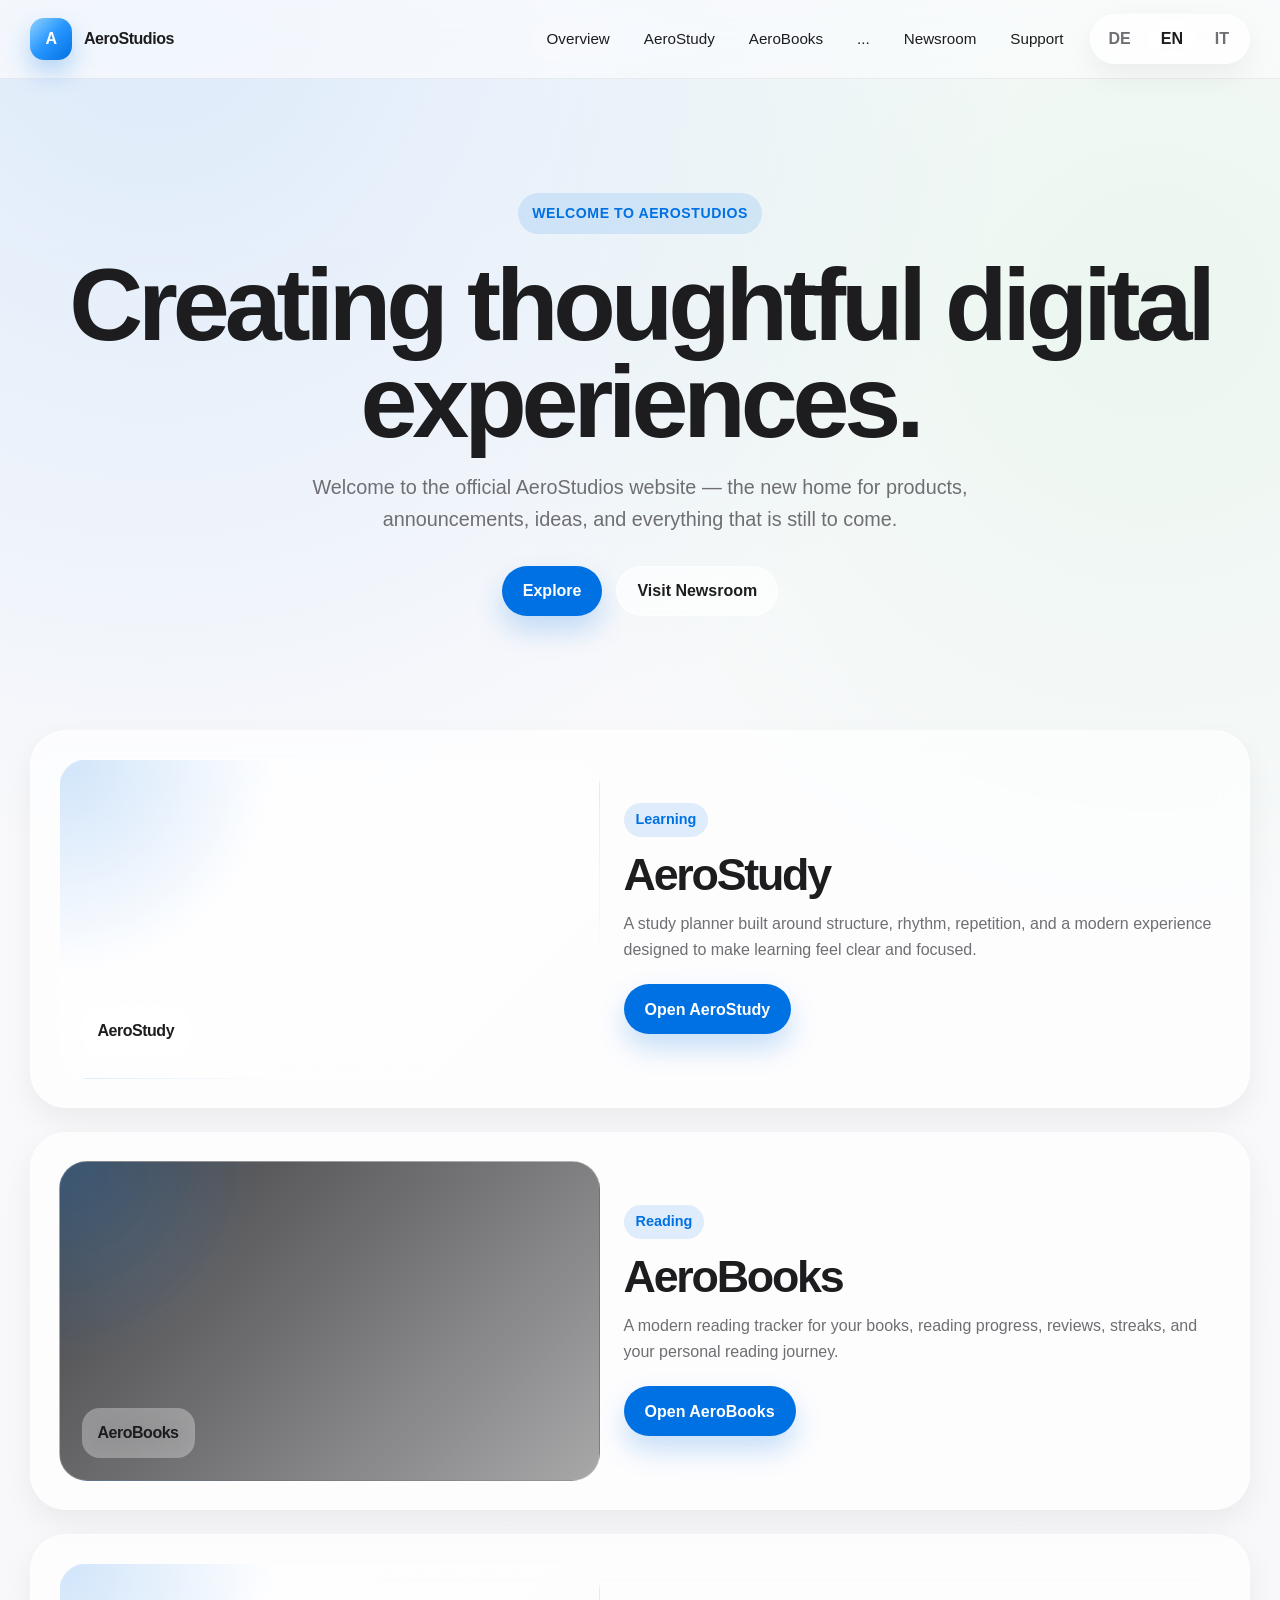
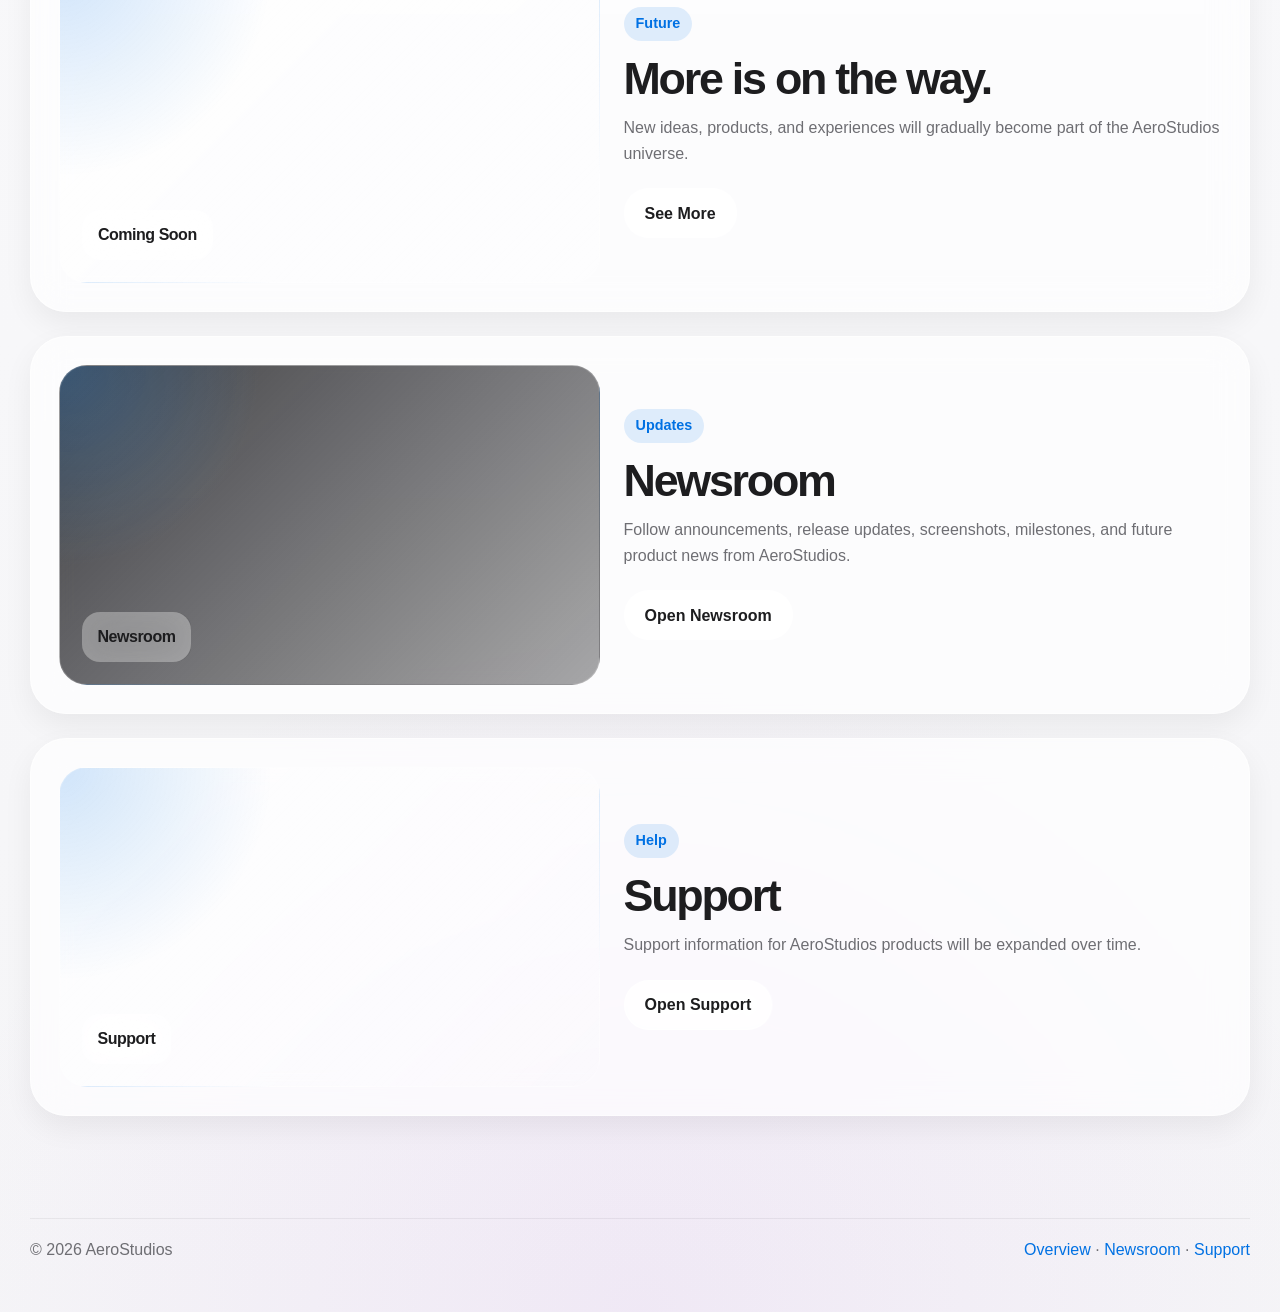
<file: index.html>
<!DOCTYPE html>
<html lang="en">
<head>
  <meta charset="UTF-8" />
  <meta name="viewport" content="width=device-width, initial-scale=1.0" />
  <title>AeroStudios — Overview</title>
  <meta name="description" content="Official AeroStudios website." />
  <link rel="stylesheet" href="style.css" />
</head>
<body>
  <header class="site-header">
    <div class="container nav">
      <a href="index.html" class="brand">
        <span class="brand-mark">A</span>
        <span>AeroStudios</span>
      </a>
      <div class="nav-right">
        <nav class="nav-links">
          <a href="index.html" class="active">Overview</a>
          <a href="aerostudy.html">AeroStudy</a>
          <a href="aerobooks.html">AeroBooks</a>
          <a href="coming-soon.html">...</a>
          <a href="newsroom.html">Newsroom</a>
          <a href="support.html">Support</a>
        </nav>
        <div class="language-switch">
          <a href="de/index.html">DE</a>
          <a href="index.html" class="active">EN</a>
          <a href="it/index.html">IT</a>
        </div>
      </div>
    </div>
  </header>

  <main>
    <section class="hero">
      <div class="container hero-center">
        <span class="kicker">Welcome to AeroStudios</span>
        <h1>Creating thoughtful digital experiences.</h1>
        <p>
          Welcome to the official AeroStudios website — the new home for products,
          announcements, ideas, and everything that is still to come.
        </p>
        <div class="hero-actions">
          <a class="button button-primary" href="#explore">Explore</a>
          <a class="button button-secondary" href="newsroom.html">Visit Newsroom</a>
        </div>
      </div>
    </section>

    <section class="section" id="explore">
      <div class="container">
        <div class="stack">
          <article class="product-row">
            <div class="product-grid">
              <div class="product-visual">
                <div class="visual-badge">AeroStudy</div>
              </div>
              <div class="product-copy">
                <span class="tag">Learning</span>
                <h2 class="product-title">AeroStudy</h2>
                <p>
                  A study planner built around structure, rhythm, repetition,
                  and a modern experience designed to make learning feel clear and focused.
                </p>
                <div class="product-actions">
                  <a class="button button-primary" href="aerostudy.html">Open AeroStudy</a>
                </div>
              </div>
            </div>
          </article>

          <article class="product-row">
            <div class="product-grid">
              <div class="product-visual dark">
                <div class="visual-badge">AeroBooks</div>
              </div>
              <div class="product-copy">
                <span class="tag">Reading</span>
                <h2 class="product-title">AeroBooks</h2>
                <p>
                  A modern reading tracker for your books, reading progress,
                  reviews, streaks, and your personal reading journey.
                </p>
                <div class="product-actions">
                  <a class="button button-primary" href="aerobooks.html">Open AeroBooks</a>
                </div>
              </div>
            </div>
          </article>

          <article class="product-row">
            <div class="product-grid">
              <div class="product-visual">
                <div class="visual-badge">Coming Soon</div>
              </div>
              <div class="product-copy">
                <span class="tag">Future</span>
                <h2 class="product-title">More is on the way.</h2>
                <p>
                  New ideas, products, and experiences will gradually become part
                  of the AeroStudios universe.
                </p>
                <div class="product-actions">
                  <a class="button button-secondary" href="coming-soon.html">See More</a>
                </div>
              </div>
            </div>
          </article>

          <article class="product-row">
            <div class="product-grid">
              <div class="product-visual dark">
                <div class="visual-badge">Newsroom</div>
              </div>
              <div class="product-copy">
                <span class="tag">Updates</span>
                <h2 class="product-title">Newsroom</h2>
                <p>
                  Follow announcements, release updates, screenshots,
                  milestones, and future product news from AeroStudios.
                </p>
                <div class="product-actions">
                  <a class="button button-secondary" href="newsroom.html">Open Newsroom</a>
                </div>
              </div>
            </div>
          </article>

          <article class="product-row">
            <div class="product-grid">
              <div class="product-visual">
                <div class="visual-badge">Support</div>
              </div>
              <div class="product-copy">
                <span class="tag">Help</span>
                <h2 class="product-title">Support</h2>
                <p>
                  Support information for AeroStudios products will be expanded over time.
                </p>
                <div class="product-actions">
                  <a class="button button-secondary" href="support.html">Open Support</a>
                </div>
              </div>
            </div>
          </article>
        </div>
      </div>
    </section>
  </main>

  <footer class="footer">
    <div class="container footer-inner">
      <div>© 2026 AeroStudios</div>
      <div>
        <a href="index.html">Overview</a> ·
        <a href="newsroom.html">Newsroom</a> ·
        <a href="support.html">Support</a>
      </div>
    </div>
  </footer>
</body>
</html>
</file>
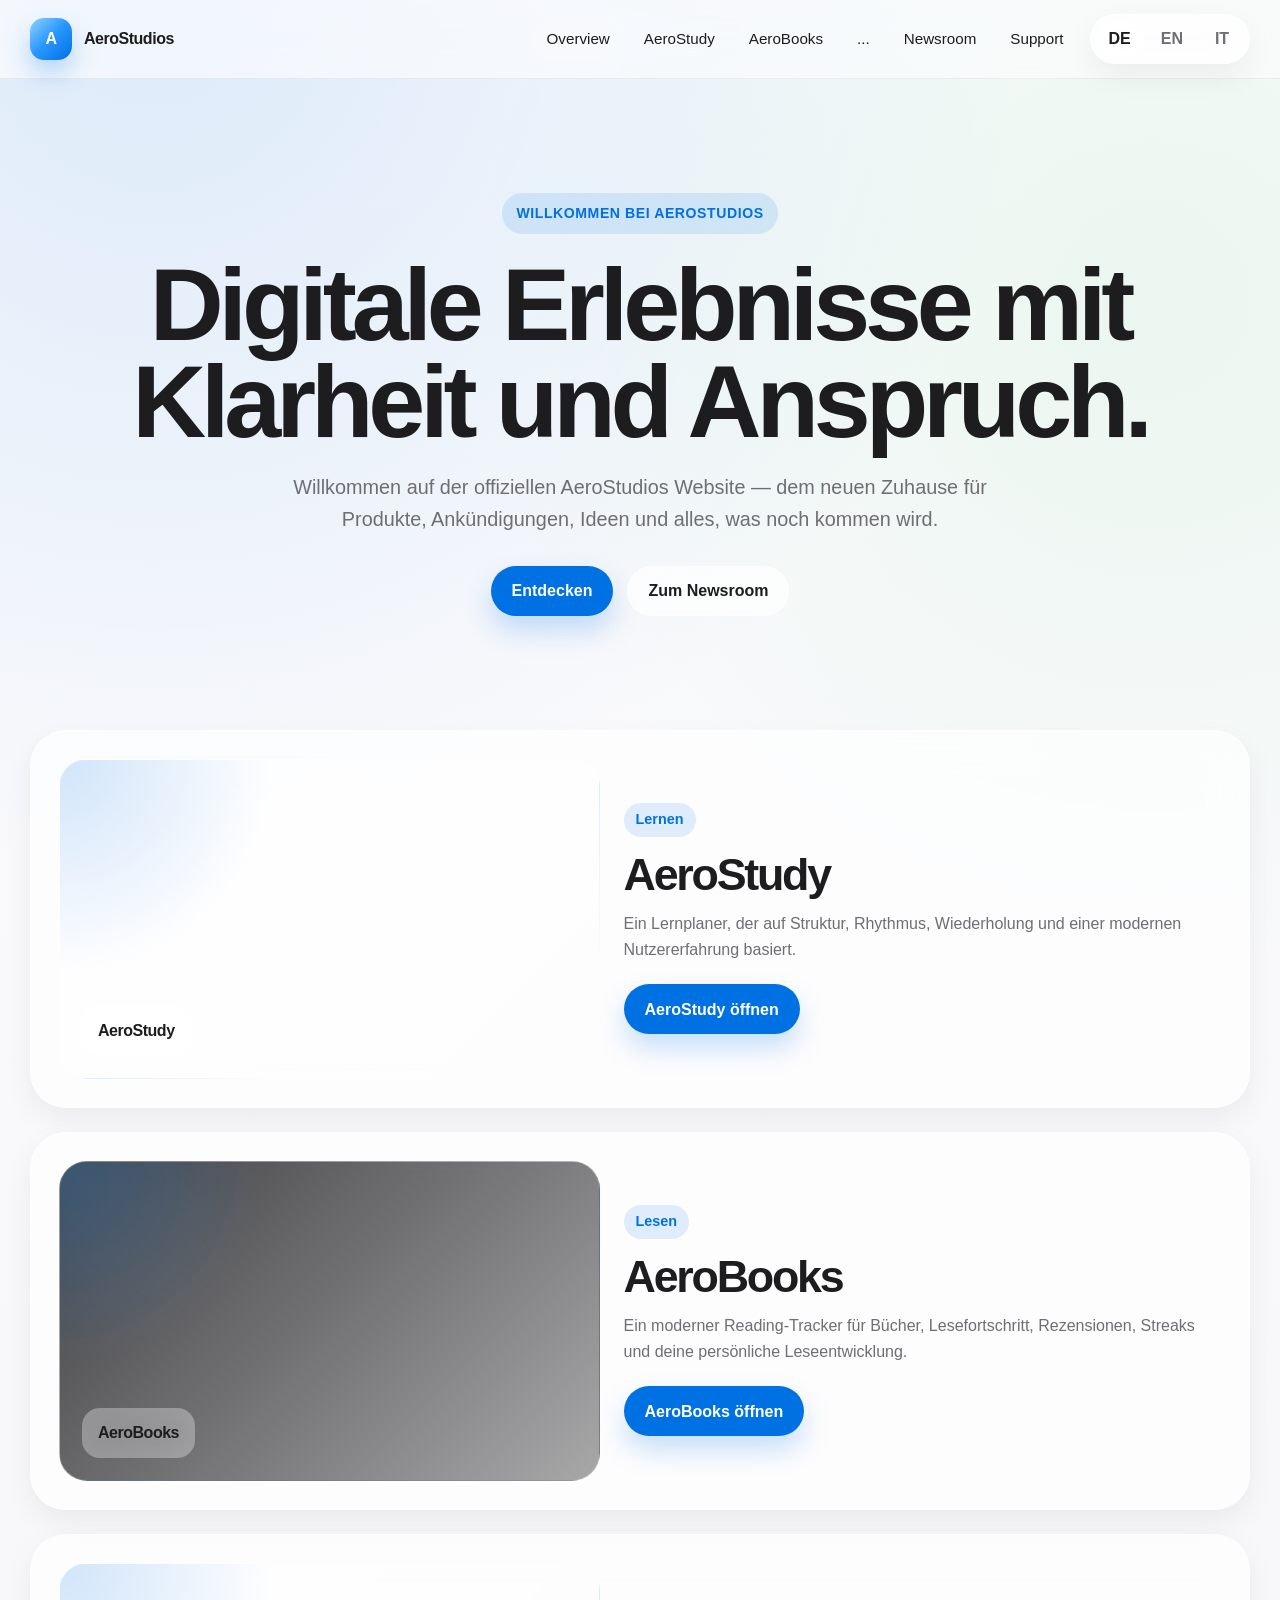
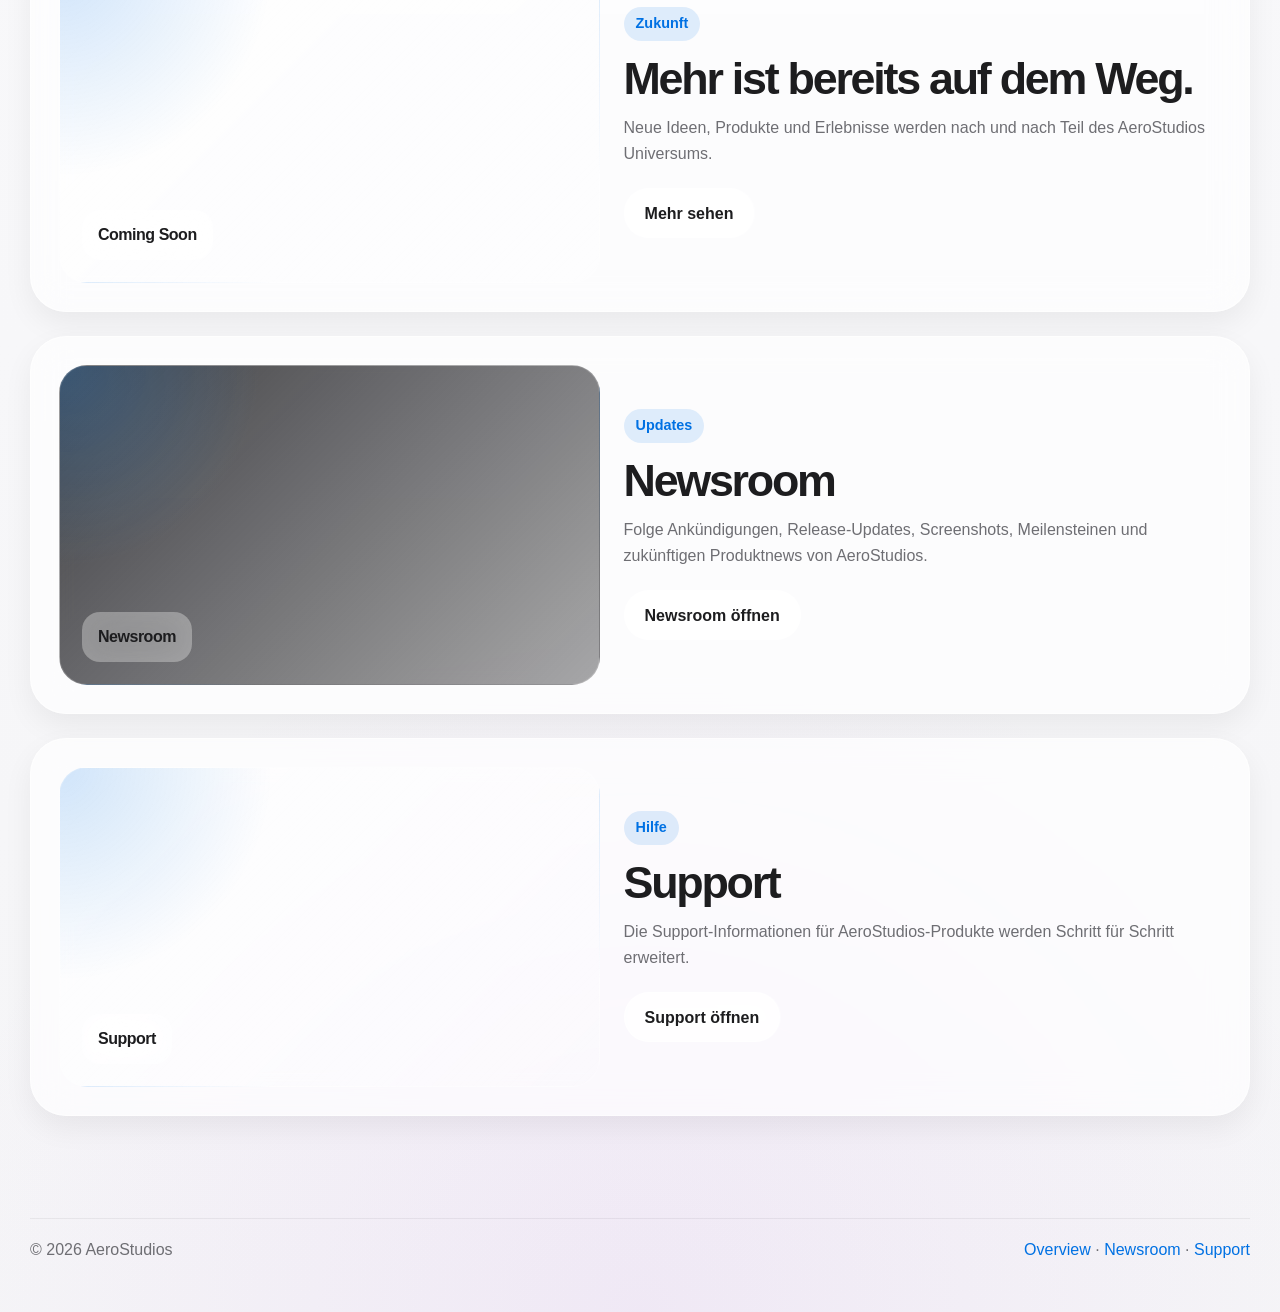
<file: de/index.html>
<!DOCTYPE html>
<html lang="de">
<head>
  <meta charset="UTF-8" />
  <meta name="viewport" content="width=device-width, initial-scale=1.0" />
  <title>AeroStudios — Übersicht</title>
  <meta name="description" content="Offizielle AeroStudios Website." />
  <link rel="stylesheet" href="../style.css" />
</head>
<body>
  <header class="site-header">
    <div class="container nav">
      <a href="index.html" class="brand">
        <span class="brand-mark">A</span>
        <span>AeroStudios</span>
      </a>
      <div class="nav-right">
        <nav class="nav-links">
          <a href="index.html" class="active">Overview</a>
          <a href="aerostudy.html">AeroStudy</a>
          <a href="aerobooks.html">AeroBooks</a>
          <a href="coming-soon.html">...</a>
          <a href="newsroom.html">Newsroom</a>
          <a href="support.html">Support</a>
        </nav>
        <div class="language-switch">
          <a href="index.html" class="active">DE</a>
          <a href="../index.html">EN</a>
          <a href="../it/index.html">IT</a>
        </div>
      </div>
    </div>
  </header>

  <main>
    <section class="hero">
      <div class="container hero-center">
        <span class="kicker">Willkommen bei AeroStudios</span>
        <h1>Digitale Erlebnisse mit Klarheit und Anspruch.</h1>
        <p>
          Willkommen auf der offiziellen AeroStudios Website — dem neuen Zuhause
          für Produkte, Ankündigungen, Ideen und alles, was noch kommen wird.
        </p>
        <div class="hero-actions">
          <a class="button button-primary" href="#explore">Entdecken</a>
          <a class="button button-secondary" href="newsroom.html">Zum Newsroom</a>
        </div>
      </div>
    </section>

    <section class="section" id="explore">
      <div class="container">
        <div class="stack">
          <article class="product-row">
            <div class="product-grid">
              <div class="product-visual">
                <div class="visual-badge">AeroStudy</div>
              </div>
              <div class="product-copy">
                <span class="tag">Lernen</span>
                <h2 class="product-title">AeroStudy</h2>
                <p>
                  Ein Lernplaner, der auf Struktur, Rhythmus, Wiederholung
                  und einer modernen Nutzererfahrung basiert.
                </p>
                <div class="product-actions">
                  <a class="button button-primary" href="aerostudy.html">AeroStudy öffnen</a>
                </div>
              </div>
            </div>
          </article>

          <article class="product-row">
            <div class="product-grid">
              <div class="product-visual dark">
                <div class="visual-badge">AeroBooks</div>
              </div>
              <div class="product-copy">
                <span class="tag">Lesen</span>
                <h2 class="product-title">AeroBooks</h2>
                <p>
                  Ein moderner Reading-Tracker für Bücher, Lesefortschritt,
                  Rezensionen, Streaks und deine persönliche Leseentwicklung.
                </p>
                <div class="product-actions">
                  <a class="button button-primary" href="aerobooks.html">AeroBooks öffnen</a>
                </div>
              </div>
            </div>
          </article>

          <article class="product-row">
            <div class="product-grid">
              <div class="product-visual">
                <div class="visual-badge">Coming Soon</div>
              </div>
              <div class="product-copy">
                <span class="tag">Zukunft</span>
                <h2 class="product-title">Mehr ist bereits auf dem Weg.</h2>
                <p>
                  Neue Ideen, Produkte und Erlebnisse werden nach und nach Teil
                  des AeroStudios Universums.
                </p>
                <div class="product-actions">
                  <a class="button button-secondary" href="coming-soon.html">Mehr sehen</a>
                </div>
              </div>
            </div>
          </article>

          <article class="product-row">
            <div class="product-grid">
              <div class="product-visual dark">
                <div class="visual-badge">Newsroom</div>
              </div>
              <div class="product-copy">
                <span class="tag">Updates</span>
                <h2 class="product-title">Newsroom</h2>
                <p>
                  Folge Ankündigungen, Release-Updates, Screenshots,
                  Meilensteinen und zukünftigen Produktnews von AeroStudios.
                </p>
                <div class="product-actions">
                  <a class="button button-secondary" href="newsroom.html">Newsroom öffnen</a>
                </div>
              </div>
            </div>
          </article>

          <article class="product-row">
            <div class="product-grid">
              <div class="product-visual">
                <div class="visual-badge">Support</div>
              </div>
              <div class="product-copy">
                <span class="tag">Hilfe</span>
                <h2 class="product-title">Support</h2>
                <p>
                  Die Support-Informationen für AeroStudios-Produkte werden Schritt für Schritt erweitert.
                </p>
                <div class="product-actions">
                  <a class="button button-secondary" href="support.html">Support öffnen</a>
                </div>
              </div>
            </div>
          </article>
        </div>
      </div>
    </section>
  </main>

  <footer class="footer">
    <div class="container footer-inner">
      <div>© 2026 AeroStudios</div>
      <div>
        <a href="index.html">Overview</a> ·
        <a href="newsroom.html">Newsroom</a> ·
        <a href="support.html">Support</a>
      </div>
    </div>
  </footer>
</body>
</html>
</file>
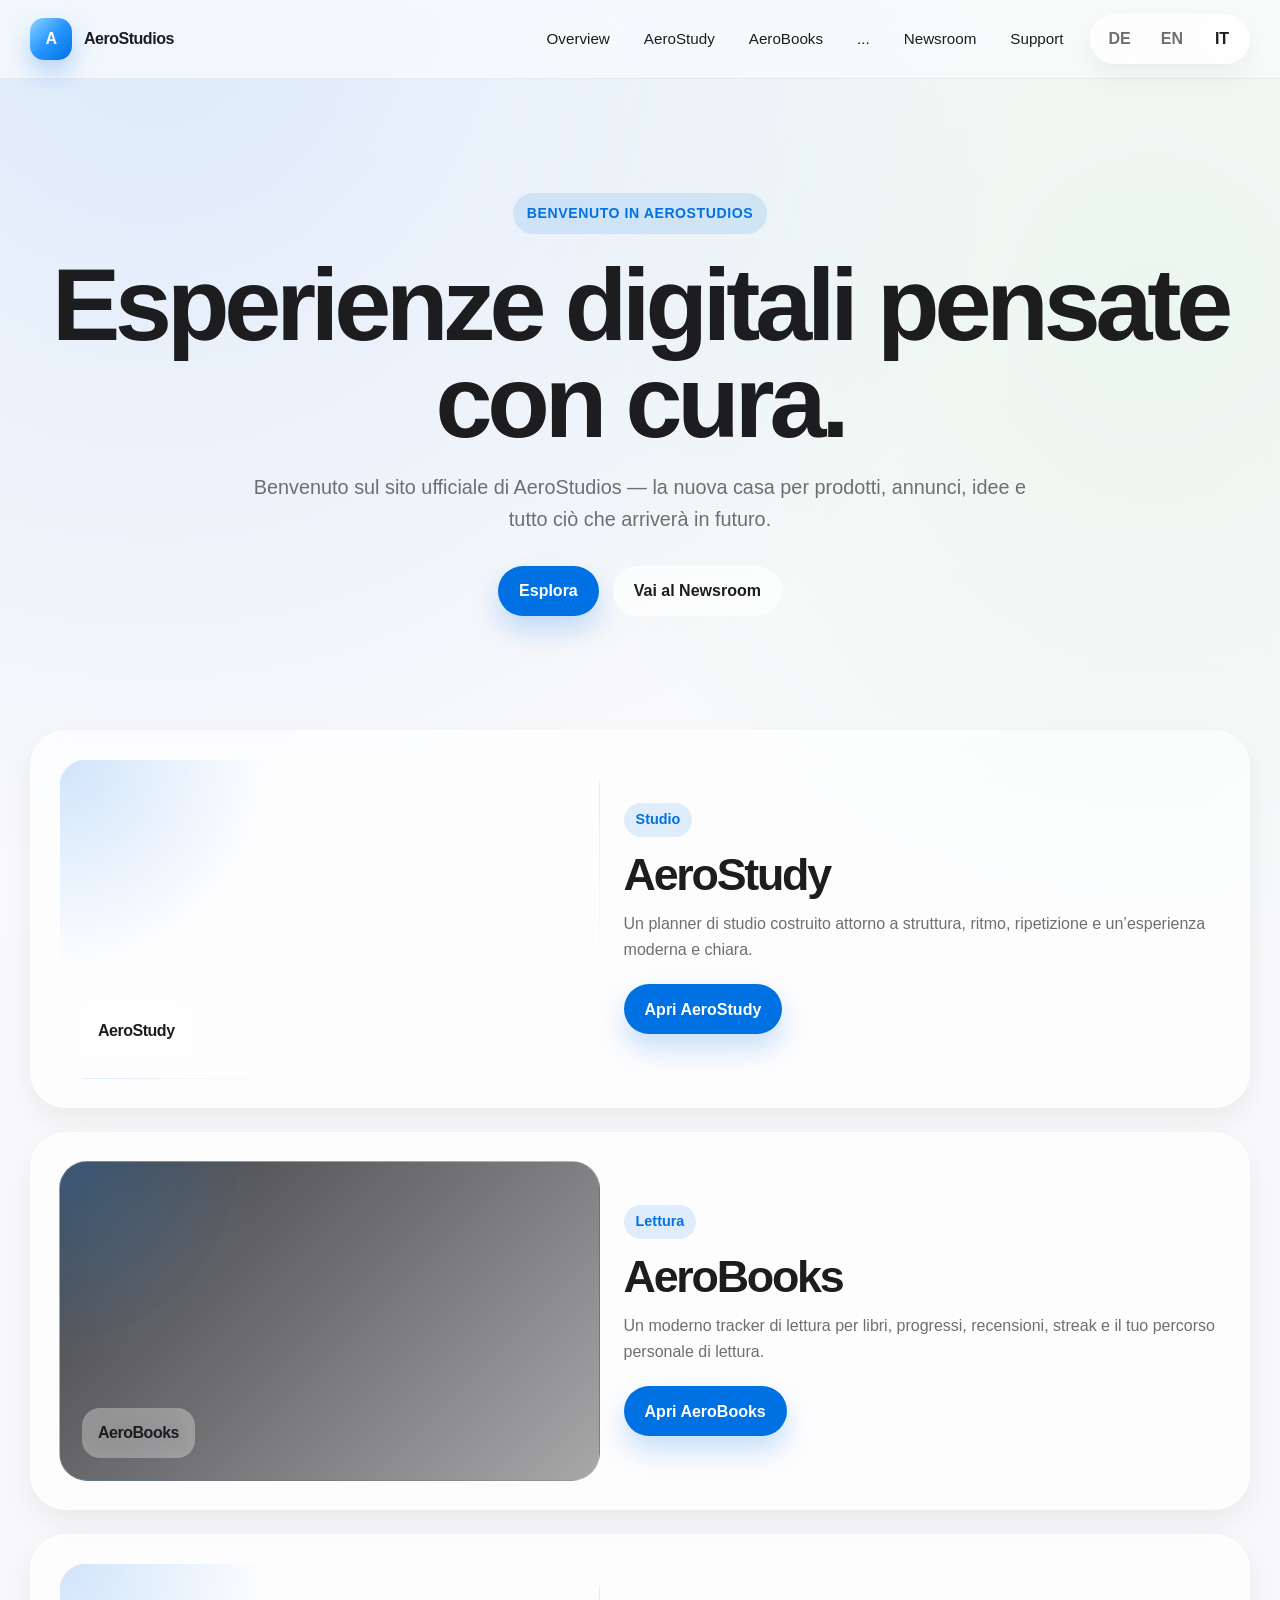
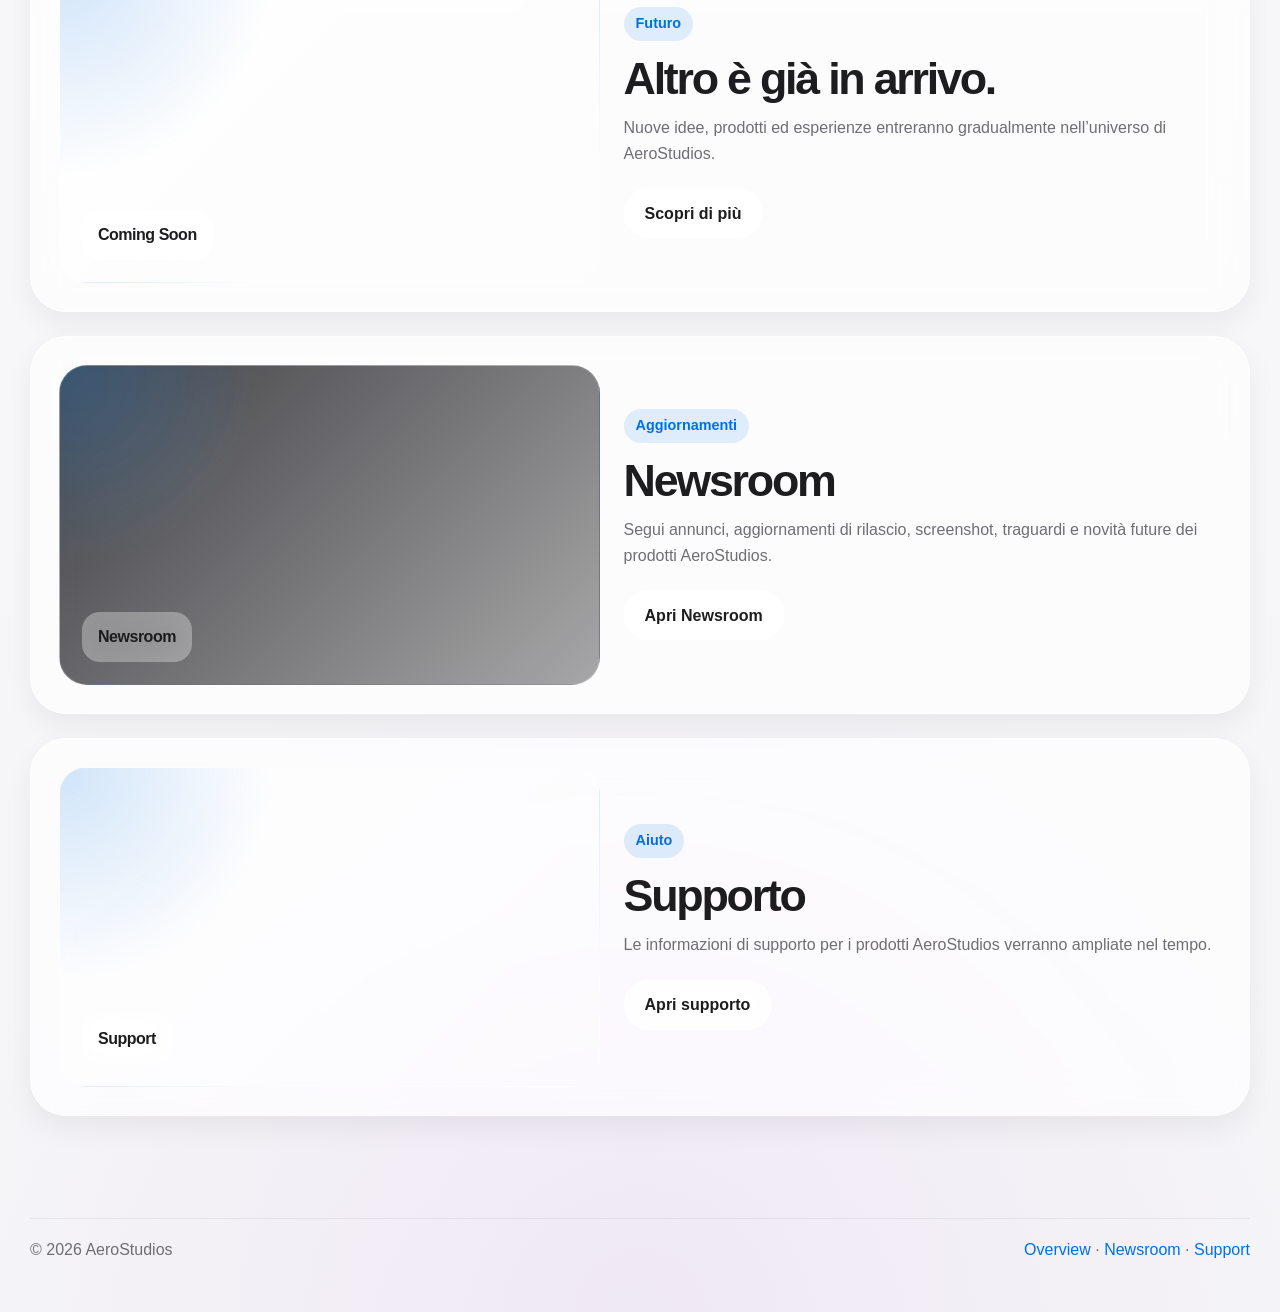
<file: it/index.html>
<!DOCTYPE html>
<html lang="it">
<head>
  <meta charset="UTF-8" />
  <meta name="viewport" content="width=device-width, initial-scale=1.0" />
  <title>AeroStudios — Panoramica</title>
  <meta name="description" content="Sito ufficiale di AeroStudios." />
  <link rel="stylesheet" href="../style.css" />
</head>
<body>
  <header class="site-header">
    <div class="container nav">
      <a href="index.html" class="brand">
        <span class="brand-mark">A</span>
        <span>AeroStudios</span>
      </a>
      <div class="nav-right">
        <nav class="nav-links">
          <a href="index.html" class="active">Overview</a>
          <a href="aerostudy.html">AeroStudy</a>
          <a href="aerobooks.html">AeroBooks</a>
          <a href="coming-soon.html">...</a>
          <a href="newsroom.html">Newsroom</a>
          <a href="support.html">Support</a>
        </nav>
        <div class="language-switch">
          <a href="../de/index.html">DE</a>
          <a href="../index.html">EN</a>
          <a href="index.html" class="active">IT</a>
        </div>
      </div>
    </div>
  </header>

  <main>
    <section class="hero">
      <div class="container hero-center">
        <span class="kicker">Benvenuto in AeroStudios</span>
        <h1>Esperienze digitali pensate con cura.</h1>
        <p>
          Benvenuto sul sito ufficiale di AeroStudios — la nuova casa per prodotti,
          annunci, idee e tutto ciò che arriverà in futuro.
        </p>
        <div class="hero-actions">
          <a class="button button-primary" href="#explore">Esplora</a>
          <a class="button button-secondary" href="newsroom.html">Vai al Newsroom</a>
        </div>
      </div>
    </section>

    <section class="section" id="explore">
      <div class="container">
        <div class="stack">
          <article class="product-row">
            <div class="product-grid">
              <div class="product-visual">
                <div class="visual-badge">AeroStudy</div>
              </div>
              <div class="product-copy">
                <span class="tag">Studio</span>
                <h2 class="product-title">AeroStudy</h2>
                <p>
                  Un planner di studio costruito attorno a struttura, ritmo, ripetizione
                  e un’esperienza moderna e chiara.
                </p>
                <div class="product-actions">
                  <a class="button button-primary" href="aerostudy.html">Apri AeroStudy</a>
                </div>
              </div>
            </div>
          </article>

          <article class="product-row">
            <div class="product-grid">
              <div class="product-visual dark">
                <div class="visual-badge">AeroBooks</div>
              </div>
              <div class="product-copy">
                <span class="tag">Lettura</span>
                <h2 class="product-title">AeroBooks</h2>
                <p>
                  Un moderno tracker di lettura per libri, progressi,
                  recensioni, streak e il tuo percorso personale di lettura.
                </p>
                <div class="product-actions">
                  <a class="button button-primary" href="aerobooks.html">Apri AeroBooks</a>
                </div>
              </div>
            </div>
          </article>

          <article class="product-row">
            <div class="product-grid">
              <div class="product-visual">
                <div class="visual-badge">Coming Soon</div>
              </div>
              <div class="product-copy">
                <span class="tag">Futuro</span>
                <h2 class="product-title">Altro è già in arrivo.</h2>
                <p>
                  Nuove idee, prodotti ed esperienze entreranno gradualmente
                  nell’universo di AeroStudios.
                </p>
                <div class="product-actions">
                  <a class="button button-secondary" href="coming-soon.html">Scopri di più</a>
                </div>
              </div>
            </div>
          </article>

          <article class="product-row">
            <div class="product-grid">
              <div class="product-visual dark">
                <div class="visual-badge">Newsroom</div>
              </div>
              <div class="product-copy">
                <span class="tag">Aggiornamenti</span>
                <h2 class="product-title">Newsroom</h2>
                <p>
                  Segui annunci, aggiornamenti di rilascio, screenshot,
                  traguardi e novità future dei prodotti AeroStudios.
                </p>
                <div class="product-actions">
                  <a class="button button-secondary" href="newsroom.html">Apri Newsroom</a>
                </div>
              </div>
            </div>
          </article>

          <article class="product-row">
            <div class="product-grid">
              <div class="product-visual">
                <div class="visual-badge">Support</div>
              </div>
              <div class="product-copy">
                <span class="tag">Aiuto</span>
                <h2 class="product-title">Supporto</h2>
                <p>
                  Le informazioni di supporto per i prodotti AeroStudios verranno ampliate nel tempo.
                </p>
                <div class="product-actions">
                  <a class="button button-secondary" href="support.html">Apri supporto</a>
                </div>
              </div>
            </div>
          </article>
        </div>
      </div>
    </section>
  </main>

  <footer class="footer">
    <div class="container footer-inner">
      <div>© 2026 AeroStudios</div>
      <div>
        <a href="index.html">Overview</a> ·
        <a href="newsroom.html">Newsroom</a> ·
        <a href="support.html">Support</a>
      </div>
    </div>
  </footer>
</body>
</html>
</file>
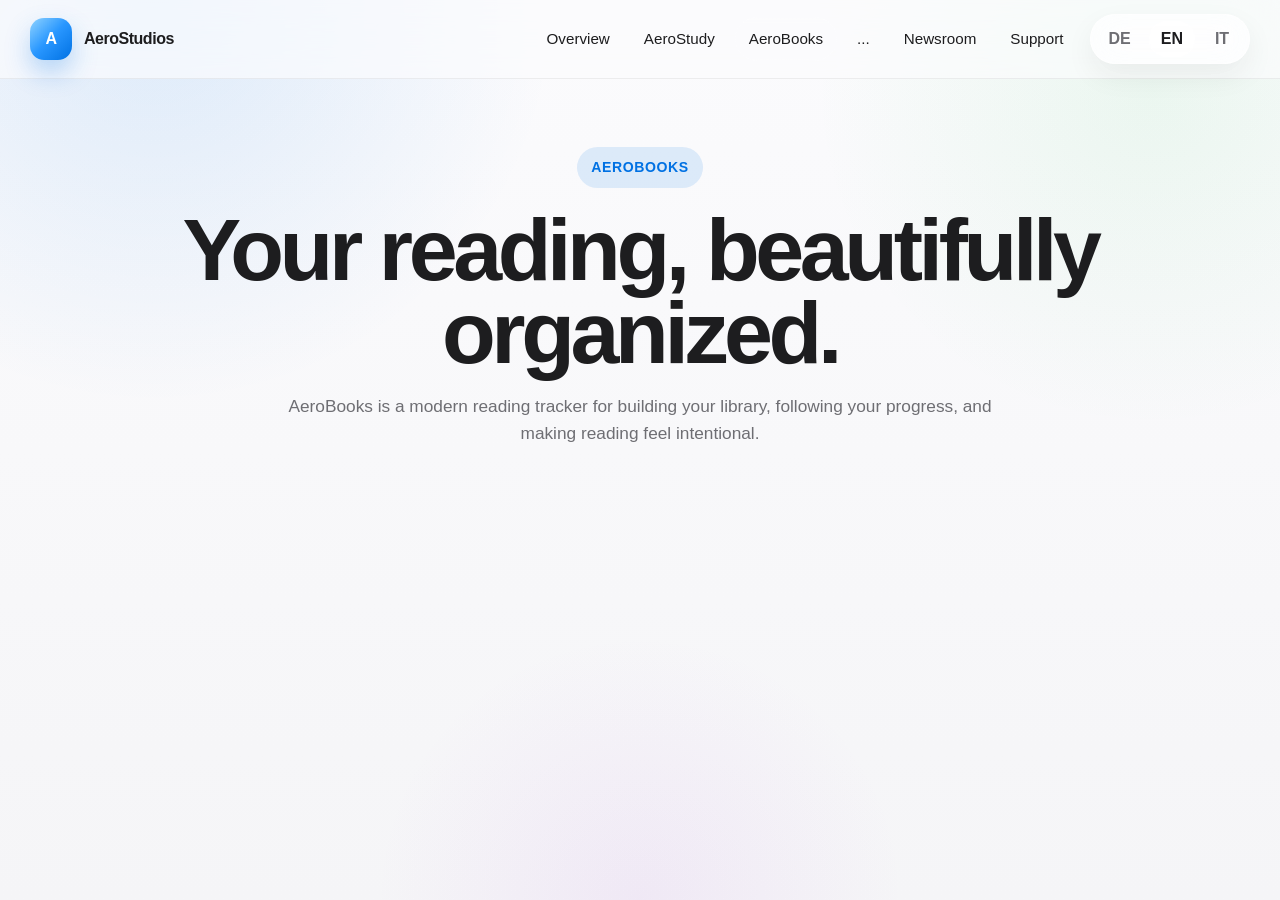
<file: aerobooks.html>
<!DOCTYPE html>
<html lang="en">
<head>
  <meta charset="UTF-8" />
  <meta name="viewport" content="width=device-width, initial-scale=1.0" />
  <title>AeroStudios — AeroBooks</title>
  <link rel="stylesheet" href="style.css" />
</head>
<body>
  <header class="site-header"><div class="container nav">
    <a href="index.html" class="brand"><span class="brand-mark">A</span><span>AeroStudios</span></a>
    <div class="nav-right">
      <nav class="nav-links">
        <a href="index.html">Overview</a><a href="aerostudy.html">AeroStudy</a><a href="aerobooks.html" class="active">AeroBooks</a><a href="coming-soon.html">...</a><a href="newsroom.html">Newsroom</a><a href="support.html">Support</a>
      </nav>
      <div class="language-switch"><a href="de/aerobooks.html">DE</a><a href="aerobooks.html" class="active">EN</a><a href="it/aerobooks.html">IT</a></div>
    </div>
  </div></header>

  <main>
    <section class="page-hero">
      <div class="container page-hero-center">
        <span class="kicker">AeroBooks</span>
        <h1>Your reading, beautifully organized.</h1>
        <p>
          AeroBooks is a modern reading tracker for building your library,
          following your progress, and making reading feel intentional.
        </p>
      </div>
    </section>
  </main>
</body>
</html>
</file>
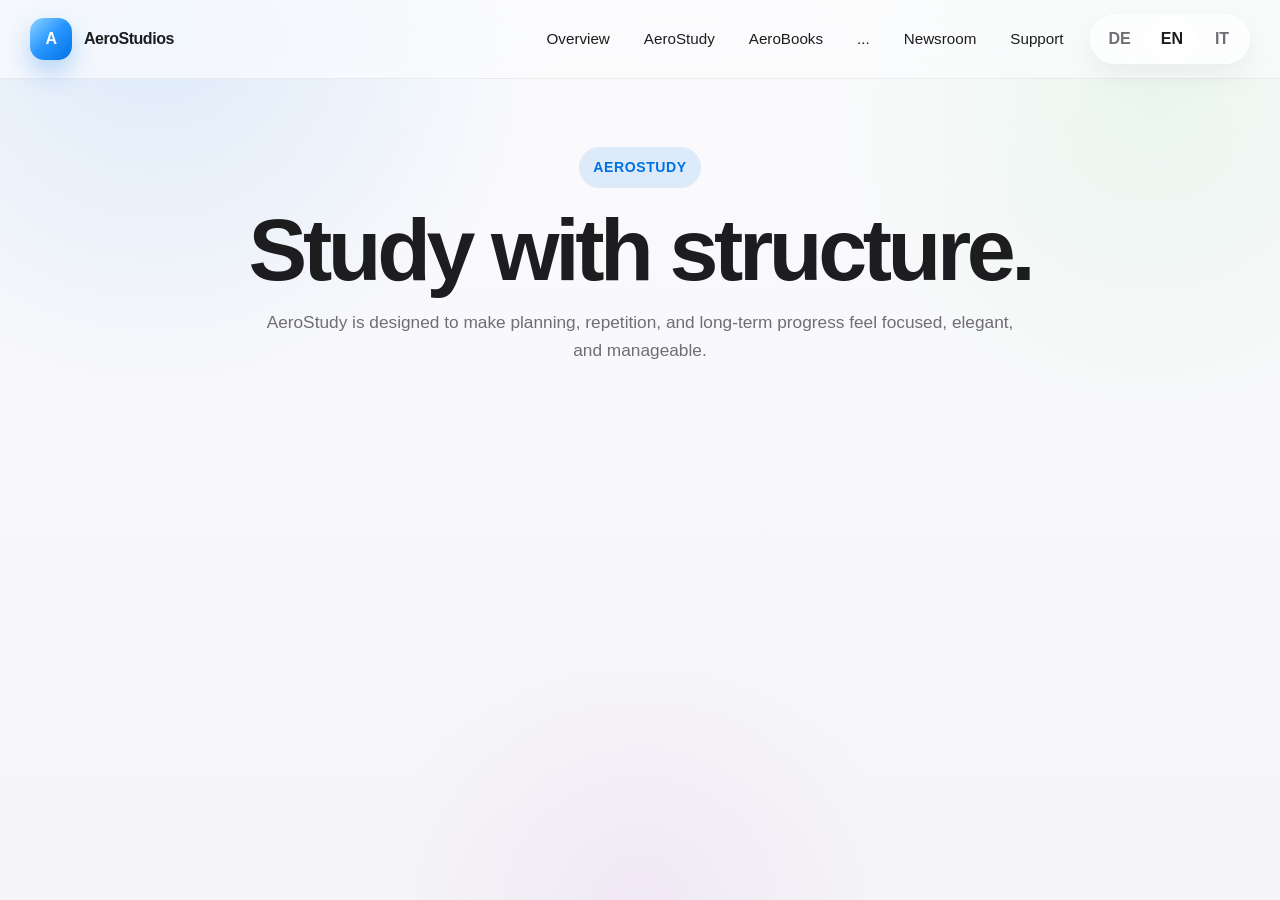
<file: aerostudy.html>
<!DOCTYPE html>
<html lang="en">
<head>
  <meta charset="UTF-8" />
  <meta name="viewport" content="width=device-width, initial-scale=1.0" />
  <title>AeroStudios — AeroStudy</title>
  <link rel="stylesheet" href="style.css" />
</head>
<body>
  <header class="site-header"><div class="container nav">
    <a href="index.html" class="brand"><span class="brand-mark">A</span><span>AeroStudios</span></a>
    <div class="nav-right">
      <nav class="nav-links">
        <a href="index.html">Overview</a><a href="aerostudy.html" class="active">AeroStudy</a><a href="aerobooks.html">AeroBooks</a><a href="coming-soon.html">...</a><a href="newsroom.html">Newsroom</a><a href="support.html">Support</a>
      </nav>
      <div class="language-switch"><a href="de/aerostudy.html">DE</a><a href="aerostudy.html" class="active">EN</a><a href="it/aerostudy.html">IT</a></div>
    </div>
  </div></header>

  <main>
    <section class="page-hero">
      <div class="container page-hero-center">
        <span class="kicker">AeroStudy</span>
        <h1>Study with structure.</h1>
        <p>
          AeroStudy is designed to make planning, repetition, and long-term progress
          feel focused, elegant, and manageable.
        </p>
      </div>
    </section>
  </main>
</body>
</html>
</file>
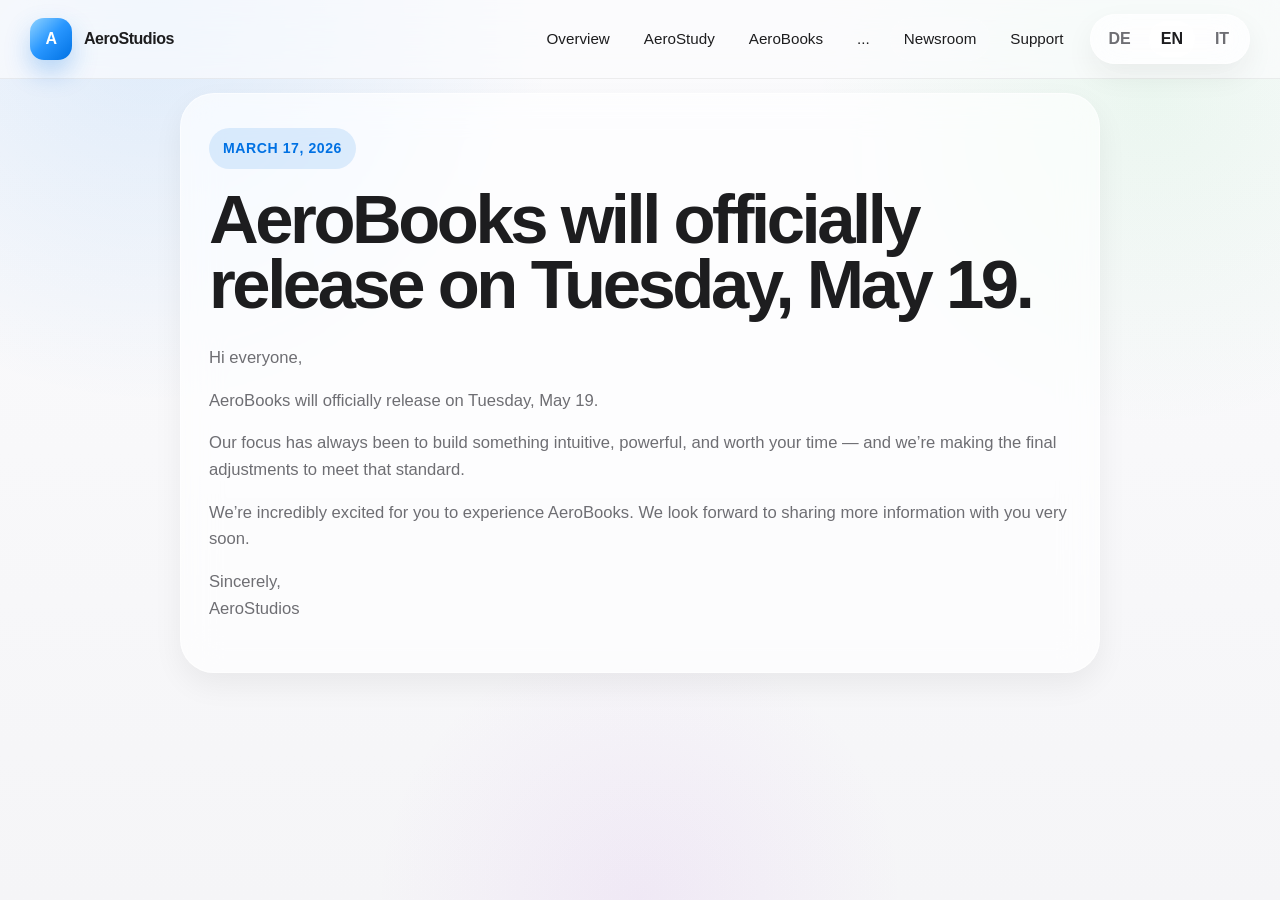
<file: article-aerobooks-release.html>
<!DOCTYPE html>
<html lang="en">
<head>
  <meta charset="UTF-8" />
  <meta name="viewport" content="width=device-width, initial-scale=1.0" />
  <title>AeroStudios — AeroBooks release date</title>
  <link rel="stylesheet" href="style.css" />
</head>
<body>
  <header class="site-header"><div class="container nav">
    <a href="index.html" class="brand"><span class="brand-mark">A</span><span>AeroStudios</span></a>
    <div class="nav-right">
      <nav class="nav-links">
        <a href="index.html">Overview</a><a href="aerostudy.html">AeroStudy</a><a href="aerobooks.html">AeroBooks</a><a href="coming-soon.html">...</a><a href="newsroom.html" class="active">Newsroom</a><a href="support.html">Support</a>
      </nav>
      <div class="language-switch"><a href="de/article-aerobooks-release.html">DE</a><a href="article-aerobooks-release.html" class="active">EN</a><a href="it/article-aerobooks-release.html">IT</a></div>
    </div>
  </div></header>

  <main class="article-layout">
    <div class="container">
      <article class="article-body">
        <span class="kicker">March 17, 2026</span>
        <h1 class="article-title">AeroBooks will officially release on Tuesday, May 19.</h1>
        <div class="article-content">
          <p>Hi everyone,</p>
          <p>
            AeroBooks will officially release on Tuesday, May 19.
          </p>
          <p>
            Our focus has always been to build something intuitive, powerful, and worth your time —
            and we’re making the final adjustments to meet that standard.
          </p>
          <p>
            We’re incredibly excited for you to experience AeroBooks.
            We look forward to sharing more information with you very soon.
          </p>
          <p>Sincerely,<br />AeroStudios</p>
        </div>
      </article>
    </div>
  </main>
</body>
</html>
</file>
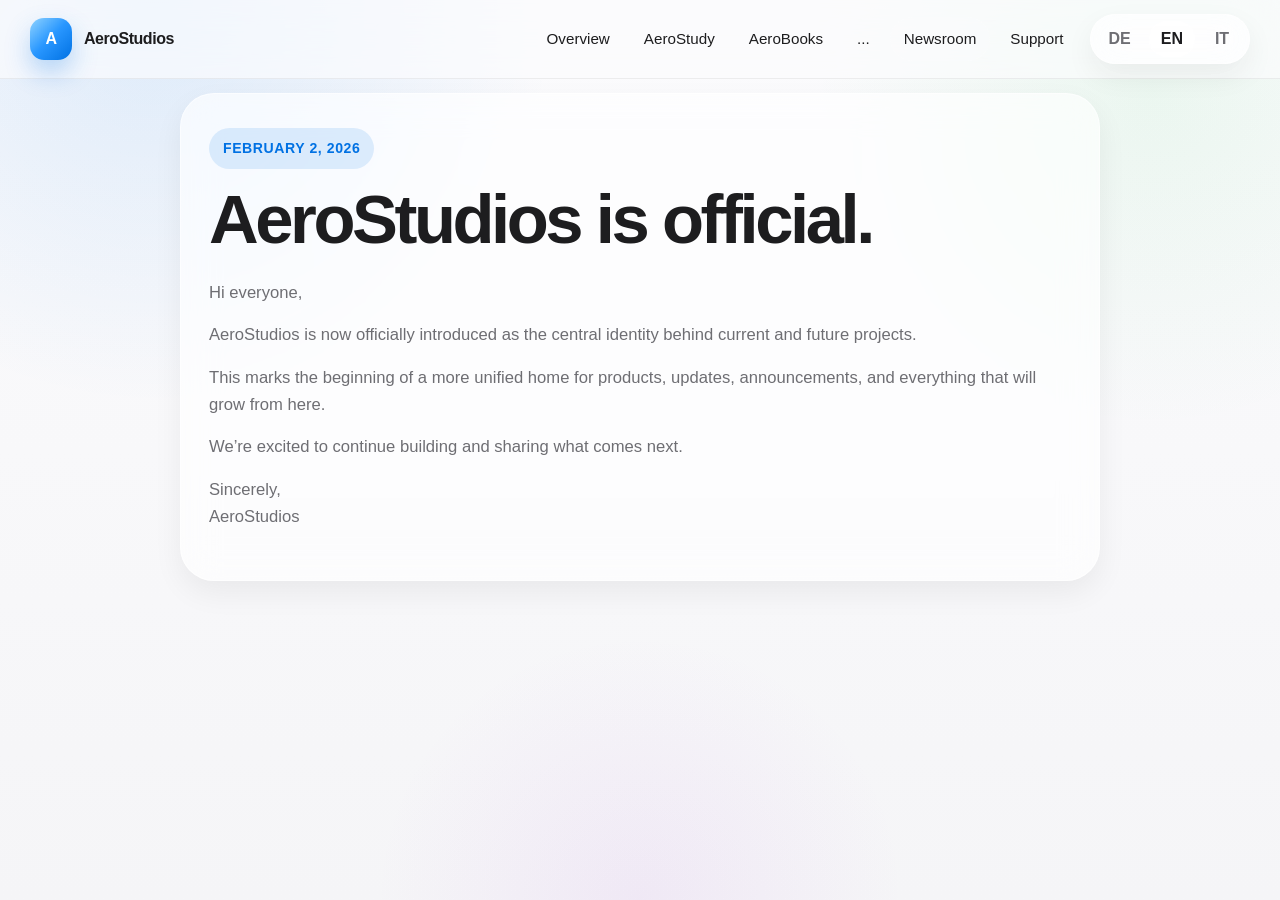
<file: article-aerostudios-official.html>
<!DOCTYPE html>
<html lang="en">
<head>
  <meta charset="UTF-8" />
  <meta name="viewport" content="width=device-width, initial-scale=1.0" />
  <title>AeroStudios — AeroStudios is official</title>
  <link rel="stylesheet" href="style.css" />
</head>
<body>
  <header class="site-header"><div class="container nav">
    <a href="index.html" class="brand"><span class="brand-mark">A</span><span>AeroStudios</span></a>
    <div class="nav-right">
      <nav class="nav-links">
        <a href="index.html">Overview</a><a href="aerostudy.html">AeroStudy</a><a href="aerobooks.html">AeroBooks</a><a href="coming-soon.html">...</a><a href="newsroom.html" class="active">Newsroom</a><a href="support.html">Support</a>
      </nav>
      <div class="language-switch"><a href="de/article-aerostudios-official.html">DE</a><a href="article-aerostudios-official.html" class="active">EN</a><a href="it/article-aerostudios-official.html">IT</a></div>
    </div>
  </div></header>

  <main class="article-layout">
    <div class="container">
      <article class="article-body">
        <span class="kicker">February 2, 2026</span>
        <h1 class="article-title">AeroStudios is official.</h1>
        <div class="article-content">
          <p>Hi everyone,</p>
          <p>
            AeroStudios is now officially introduced as the central identity behind current
            and future projects.
          </p>
          <p>
            This marks the beginning of a more unified home for products, updates,
            announcements, and everything that will grow from here.
          </p>
          <p>
            We’re excited to continue building and sharing what comes next.
          </p>
          <p>Sincerely,<br />AeroStudios</p>
        </div>
      </article>
    </div>
  </main>
</body>
</html>
</file>
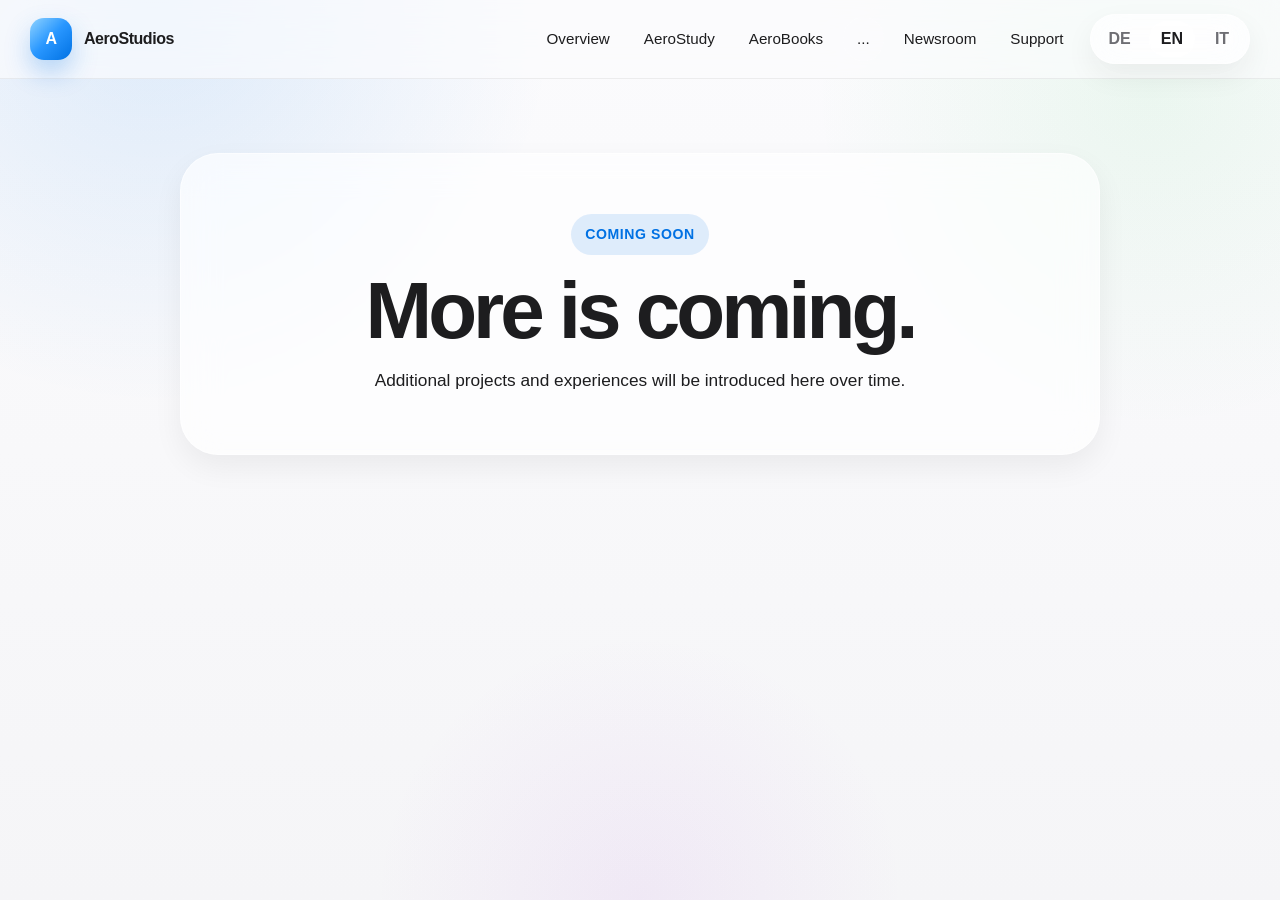
<file: coming-soon.html>
<!DOCTYPE html>
<html lang="en">
<head>
  <meta charset="UTF-8" />
  <meta name="viewport" content="width=device-width, initial-scale=1.0" />
  <title>AeroStudios — Coming Soon</title>
  <link rel="stylesheet" href="style.css" />
</head>
<body>
  <header class="site-header"><div class="container nav">
    <a href="index.html" class="brand"><span class="brand-mark">A</span><span>AeroStudios</span></a>
    <div class="nav-right">
      <nav class="nav-links">
        <a href="index.html">Overview</a><a href="aerostudy.html">AeroStudy</a><a href="aerobooks.html">AeroBooks</a><a href="coming-soon.html" class="active">...</a><a href="newsroom.html">Newsroom</a><a href="support.html">Support</a>
      </nav>
      <div class="language-switch"><a href="de/coming-soon.html">DE</a><a href="coming-soon.html" class="active">EN</a><a href="it/coming-soon.html">IT</a></div>
    </div>
  </div></header>

  <main class="coming-wrap">
    <div class="container">
      <div class="coming-card">
        <span class="kicker">Coming Soon</span>
        <h1 class="coming-title">More is coming.</h1>
        <p>
          Additional projects and experiences will be introduced here over time.
        </p>
      </div>
    </div>
  </main>
</body>
</html>
</file>
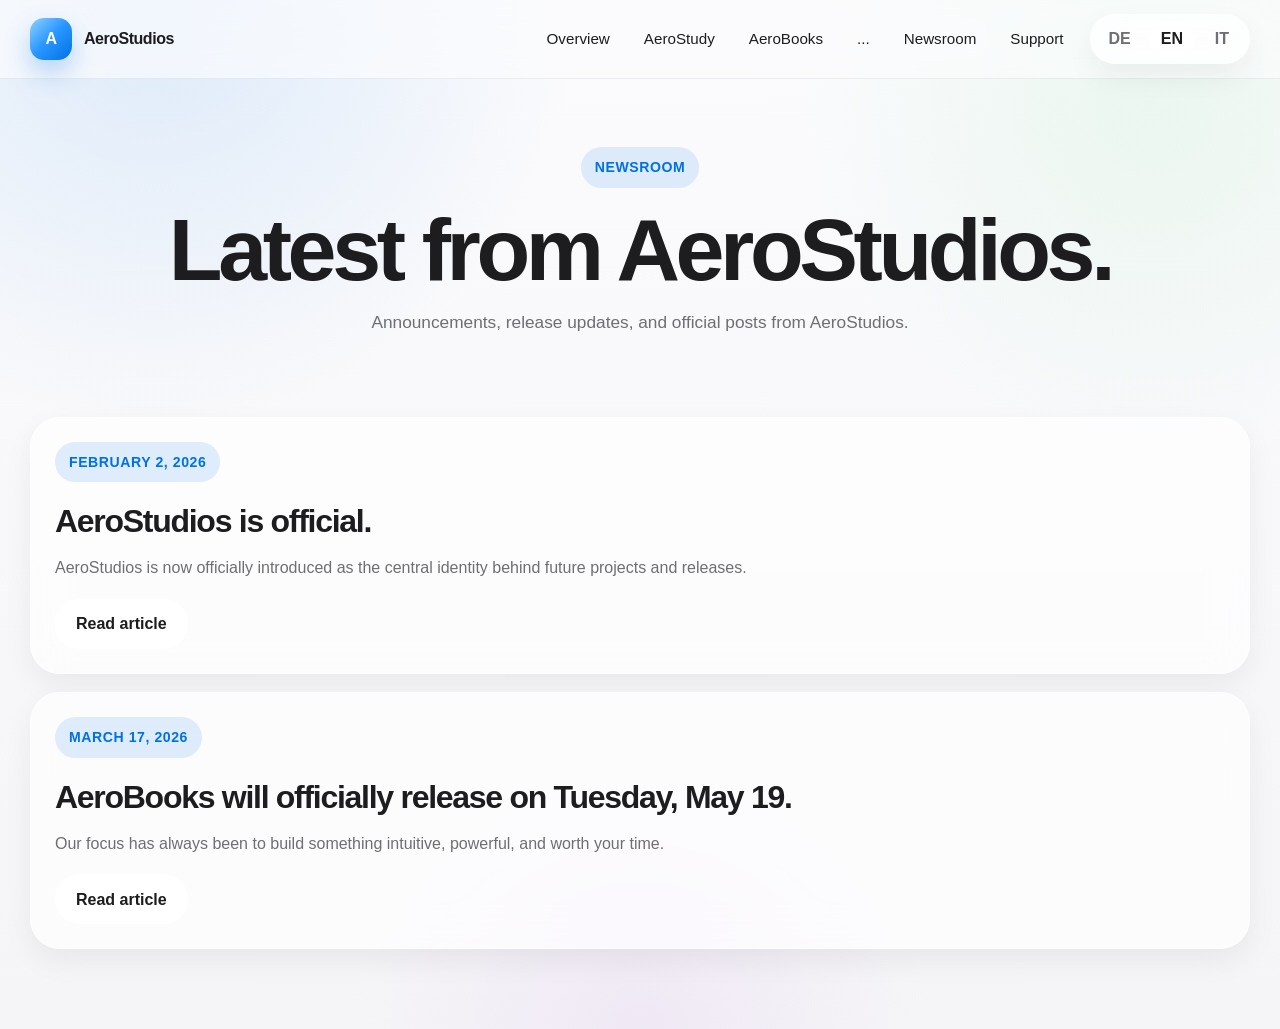
<file: newsroom.html>
<!DOCTYPE html>
<html lang="en">
<head>
  <meta charset="UTF-8" />
  <meta name="viewport" content="width=device-width, initial-scale=1.0" />
  <title>AeroStudios — Newsroom</title>
  <link rel="stylesheet" href="style.css" />
</head>
<body>
  <header class="site-header"><div class="container nav">
    <a href="index.html" class="brand"><span class="brand-mark">A</span><span>AeroStudios</span></a>
    <div class="nav-right">
      <nav class="nav-links">
        <a href="index.html">Overview</a><a href="aerostudy.html">AeroStudy</a><a href="aerobooks.html">AeroBooks</a><a href="coming-soon.html">...</a><a href="newsroom.html" class="active">Newsroom</a><a href="support.html">Support</a>
      </nav>
      <div class="language-switch"><a href="de/newsroom.html">DE</a><a href="newsroom.html" class="active">EN</a><a href="it/newsroom.html">IT</a></div>
    </div>
  </div></header>

  <main>
    <section class="page-hero">
      <div class="container page-hero-center">
        <span class="kicker">Newsroom</span>
        <h1>Latest from AeroStudios.</h1>
        <p>
          Announcements, release updates, and official posts from AeroStudios.
        </p>
      </div>
    </section>

    <section class="section">
      <div class="container">
        <div class="article-list">
          <article class="article-card">
            <span class="kicker">February 2, 2026</span>
            <h2>AeroStudios is official.</h2>
            <p class="article-excerpt">
              AeroStudios is now officially introduced as the central identity behind future projects and releases.
            </p>
            <div class="article-actions">
              <a class="button button-secondary" href="article-aerostudios-official.html">Read article</a>
            </div>
          </article>

          <article class="article-card">
            <span class="kicker">March 17, 2026</span>
            <h2>AeroBooks will officially release on Tuesday, May 19.</h2>
            <p class="article-excerpt">
              Our focus has always been to build something intuitive, powerful, and worth your time.
            </p>
            <div class="article-actions">
              <a class="button button-secondary" href="article-aerobooks-release.html">Read article</a>
            </div>
          </article>
        </div>
      </div>
    </section>
  </main>
</body>
</html>
</file>
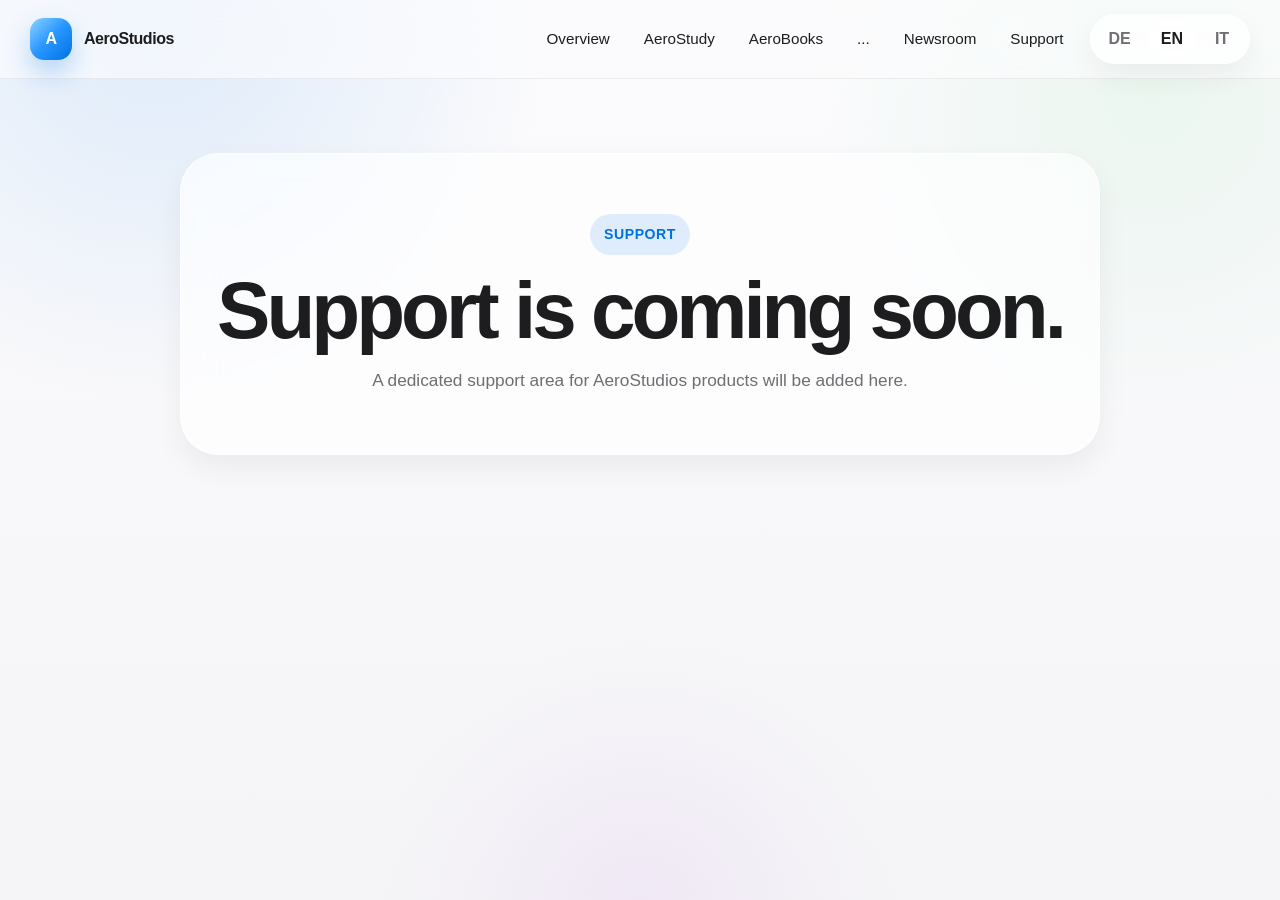
<file: support.html>
<!DOCTYPE html>
<html lang="en">
<head>
  <meta charset="UTF-8" />
  <meta name="viewport" content="width=device-width, initial-scale=1.0" />
  <title>AeroStudios — Support</title>
  <link rel="stylesheet" href="style.css" />
</head>
<body>
  <header class="site-header"><div class="container nav">
    <a href="index.html" class="brand"><span class="brand-mark">A</span><span>AeroStudios</span></a>
    <div class="nav-right">
      <nav class="nav-links">
        <a href="index.html">Overview</a><a href="aerostudy.html">AeroStudy</a><a href="aerobooks.html">AeroBooks</a><a href="coming-soon.html">...</a><a href="newsroom.html">Newsroom</a><a href="support.html" class="active">Support</a>
      </nav>
      <div class="language-switch"><a href="de/support.html">DE</a><a href="support.html" class="active">EN</a><a href="it/support.html">IT</a></div>
    </div>
  </div></header>

  <main class="support-wrap">
    <div class="container">
      <div class="support-card">
        <span class="kicker">Support</span>
        <h1 class="coming-title">Support is coming soon.</h1>
        <p>
          A dedicated support area for AeroStudios products will be added here.
        </p>
      </div>
    </div>
  </main>
</body>
</html>
</file>
<file: style.css>
:root {
  color-scheme: light dark;

  --bg: #f5f5f7;
  --bg-secondary: #fbfbfd;
  --surface: rgba(255, 255, 255, 0.66);
  --surface-strong: rgba(255, 255, 255, 0.84);
  --border: rgba(255, 255, 255, 0.55);
  --border-subtle: rgba(0, 0, 0, 0.06);

  --text: #1d1d1f;
  --text-secondary: #6e6e73;

  --accent: #0071e3;
  --accent-hover: #005ec3;
  --accent-soft: rgba(0, 113, 227, 0.12);

  --shadow: 0 20px 60px rgba(0, 0, 0, 0.08);
  --shadow-soft: 0 12px 30px rgba(0, 0, 0, 0.06);

  --radius-xl: 40px;
  --radius-lg: 30px;
  --radius-md: 22px;
  --pill: 999px;
  --max-width: 1220px;
}

@media (prefers-color-scheme: dark) {
  :root {
    --bg: #0b0b0f;
    --bg-secondary: #111216;
    --surface: rgba(28, 28, 30, 0.60);
    --surface-strong: rgba(28, 28, 30, 0.80);
    --border: rgba(255, 255, 255, 0.08);
    --border-subtle: rgba(255, 255, 255, 0.08);

    --text: #f5f5f7;
    --text-secondary: #b3b3b8;

    --accent: #2997ff;
    --accent-hover: #58adff;
    --accent-soft: rgba(41, 151, 255, 0.18);

    --shadow: 0 20px 60px rgba(0, 0, 0, 0.38);
    --shadow-soft: 0 12px 30px rgba(0, 0, 0, 0.26);
  }
}

* {
  box-sizing: border-box;
}

html {
  scroll-behavior: smooth;
}

body {
  margin: 0;
  min-height: 100vh;
  font-family: -apple-system, BlinkMacSystemFont, "SF Pro Display", "SF Pro Text",
    "Segoe UI", Roboto, Helvetica, Arial, sans-serif;
  color: var(--text);
  background:
    radial-gradient(circle at 12% 0%, rgba(0, 113, 227, 0.12), transparent 28%),
    radial-gradient(circle at 90% 10%, rgba(52, 199, 89, 0.08), transparent 24%),
    radial-gradient(circle at 50% 100%, rgba(175, 82, 222, 0.08), transparent 24%),
    linear-gradient(180deg, var(--bg-secondary) 0%, var(--bg) 100%);
  -webkit-font-smoothing: antialiased;
  text-rendering: optimizeLegibility;
  line-height: 1.6;
}

a {
  color: var(--accent);
  text-decoration: none;
}

a:hover {
  color: var(--accent-hover);
}

.container {
  width: min(calc(100% - 32px), var(--max-width));
  margin: 0 auto;
}

.site-header {
  position: sticky;
  top: 0;
  z-index: 100;
  background: color-mix(in srgb, var(--bg-secondary) 72%, transparent);
  backdrop-filter: blur(22px) saturate(150%);
  -webkit-backdrop-filter: blur(22px) saturate(150%);
  border-bottom: 1px solid var(--border-subtle);
}

.nav {
  min-height: 78px;
  display: flex;
  align-items: center;
  justify-content: space-between;
  gap: 18px;
}

.brand {
  display: inline-flex;
  align-items: center;
  gap: 12px;
  color: var(--text);
  font-weight: 700;
  letter-spacing: -0.03em;
}

.brand:hover {
  color: var(--text);
}

.brand-mark {
  width: 42px;
  height: 42px;
  border-radius: 14px;
  background: linear-gradient(135deg, #8fd3ff 0%, #2997ff 48%, #0071e3 100%);
  box-shadow: 0 12px 26px rgba(0, 113, 227, 0.28);
  color: white;
  display: grid;
  place-items: center;
  font-size: 1rem;
  font-weight: 800;
}

.nav-right {
  display: flex;
  align-items: center;
  gap: 12px;
  flex-wrap: wrap;
}

.nav-links {
  display: flex;
  align-items: center;
  gap: 6px;
  flex-wrap: wrap;
}

.nav-links a {
  color: var(--text);
  padding: 10px 14px;
  border-radius: var(--pill);
  font-size: 0.95rem;
  transition: 0.18s ease;
}

.nav-links a:hover,
.nav-links a.active {
  background: rgba(255, 255, 255, 0.22);
  color: var(--text);
}

.language-switch {
  display: inline-flex;
  align-items: center;
  gap: 6px;
  padding: 6px;
  border-radius: var(--pill);
  background: var(--surface);
  border: 1px solid var(--border);
  box-shadow: var(--shadow-soft);
  backdrop-filter: blur(18px) saturate(145%);
  -webkit-backdrop-filter: blur(18px) saturate(145%);
}

.language-switch a {
  min-width: 42px;
  min-height: 36px;
  padding: 0 12px;
  border-radius: var(--pill);
  display: inline-flex;
  align-items: center;
  justify-content: center;
  color: var(--text-secondary);
  font-weight: 600;
}

.language-switch a.active {
  background: var(--surface-strong);
  color: var(--text);
}

.hero {
  padding: 88px 0 48px;
}

.hero-center {
  text-align: center;
  padding: 26px 0 6px;
}

.kicker {
  display: inline-flex;
  align-items: center;
  gap: 8px;
  padding: 9px 14px;
  border-radius: var(--pill);
  background: var(--accent-soft);
  color: var(--accent);
  font-size: 0.88rem;
  font-weight: 700;
  letter-spacing: 0.04em;
  text-transform: uppercase;
}

.hero h1,
.page-hero h1,
.section-title,
.article-title,
.product-title,
.coming-title {
  margin: 0;
  line-height: 0.95;
  letter-spacing: -0.05em;
}

.hero h1 {
  margin-top: 22px;
  font-size: clamp(3.2rem, 8vw, 6.7rem);
}

.hero p {
  max-width: 780px;
  margin: 22px auto 0;
  color: var(--text-secondary);
  font-size: clamp(1.06rem, 1.8vw, 1.24rem);
}

.hero-actions {
  display: flex;
  justify-content: center;
  gap: 14px;
  flex-wrap: wrap;
  margin-top: 30px;
}

.button {
  display: inline-flex;
  align-items: center;
  justify-content: center;
  min-height: 50px;
  padding: 0 20px;
  border-radius: var(--pill);
  font-weight: 600;
  transition: 0.18s ease;
  border: 1px solid transparent;
}

.button-primary {
  background: var(--accent);
  color: white;
  box-shadow: 0 14px 28px rgba(0, 113, 227, 0.22);
}

.button-primary:hover {
  color: white;
  background: var(--accent-hover);
  transform: translateY(-1px);
}

.button-secondary {
  background: var(--surface);
  border-color: var(--border);
  color: var(--text);
  backdrop-filter: blur(14px);
  -webkit-backdrop-filter: blur(14px);
}

.button-secondary:hover {
  color: var(--text);
  transform: translateY(-1px);
}

.section {
  padding: 28px 0 80px;
}

.section-title {
  font-size: clamp(2rem, 4vw, 3rem);
}

.section-subtitle {
  margin: 10px 0 0;
  max-width: 760px;
  font-size: 1.04rem;
  color: var(--text-secondary);
}

.stack {
  display: grid;
  gap: 24px;
  margin-top: 32px;
}

.card,
.product-row,
.article-card,
.article-body,
.coming-card,
.support-card {
  background: var(--surface);
  border: 1px solid var(--border);
  box-shadow: var(--shadow-soft);
  backdrop-filter: blur(18px) saturate(145%);
  -webkit-backdrop-filter: blur(18px) saturate(145%);
}

.product-row {
  border-radius: 36px;
  padding: 28px;
}

.product-grid {
  display: grid;
  grid-template-columns: 0.95fr 1.05fr;
  gap: 24px;
  align-items: center;
}

.product-visual {
  min-height: 320px;
  border-radius: 28px;
  background:
    radial-gradient(circle at top left, rgba(0, 113, 227, 0.18), transparent 34%),
    linear-gradient(135deg, rgba(255,255,255,0.55), rgba(255,255,255,0.08));
  border: 1px solid rgba(255, 255, 255, 0.18);
  display: flex;
  align-items: end;
  justify-content: left;
  padding: 22px;
  overflow: hidden;
}

.product-visual.dark {
  background:
    radial-gradient(circle at top left, rgba(41, 151, 255, 0.26), transparent 32%),
    linear-gradient(135deg, rgba(22,22,26,0.82), rgba(28,28,30,0.38));
}

.visual-badge {
  padding: 12px 16px;
  border-radius: 18px;
  background: rgba(255,255,255,0.35);
  backdrop-filter: blur(18px);
  -webkit-backdrop-filter: blur(18px);
  font-weight: 700;
  letter-spacing: -0.03em;
}

.product-copy .tag {
  display: inline-flex;
  align-items: center;
  min-height: 34px;
  padding: 0 12px;
  border-radius: var(--pill);
  background: var(--accent-soft);
  color: var(--accent);
  font-size: 0.9rem;
  font-weight: 700;
}

.product-title {
  font-size: clamp(1.9rem, 4vw, 2.8rem);
  margin: 16px 0 10px;
}

.product-copy p,
.article-excerpt,
.article-meta,
.article-content p,
.article-content li,
.support-card p,
.support-card li {
  color: var(--text-secondary);
}

.product-actions {
  display: flex;
  gap: 12px;
  flex-wrap: wrap;
  margin-top: 22px;
}

.page-hero {
  padding: 68px 0 22px;
}

.page-hero-center {
  text-align: center;
}

.page-hero h1 {
  margin-top: 20px;
  font-size: clamp(2.8rem, 7vw, 5.5rem);
}

.page-hero p {
  max-width: 760px;
  margin: 18px auto 0;
  color: var(--text-secondary);
  font-size: 1.08rem;
}

.article-list {
  display: grid;
  gap: 18px;
  margin-top: 30px;
}

.article-card {
  border-radius: 30px;
  padding: 24px;
}

.article-card h2 {
  margin: 14px 0 8px;
  font-size: clamp(1.4rem, 3vw, 2rem);
  letter-spacing: -0.04em;
}

.article-meta {
  font-size: 0.95rem;
}

.article-excerpt {
  margin: 0;
}

.article-actions {
  margin-top: 18px;
}

.article-layout {
  padding: 14px 0 78px;
}

.article-body {
  border-radius: 34px;
  padding: 34px 28px;
  max-width: 920px;
  margin: 0 auto;
}

.article-title {
  font-size: clamp(2.2rem, 6vw, 4.3rem);
  margin-top: 18px;
}

.article-content {
  margin-top: 28px;
  font-size: 1.04rem;
}

.article-content p {
  margin: 0 0 16px;
}

.article-content ul {
  padding-left: 22px;
}

.coming-wrap,
.support-wrap {
  padding: 74px 0 84px;
}

.coming-card,
.support-card {
  border-radius: 38px;
  padding: 60px 24px;
  text-align: center;
  max-width: 920px;
  margin: 0 auto;
}

.coming-title {
  font-size: clamp(2.6rem, 7vw, 5rem);
  margin-top: 18px;
}

.coming-card p,
.support-card p {
  max-width: 720px;
  margin: 18px auto 0;
  font-size: 1.08rem;
}

.support-card ul {
  list-style: none;
  padding: 0;
  margin: 24px 0 0;
  display: grid;
  gap: 10px;
}

.footer {
  padding: 22px 0 50px;
  color: var(--text-secondary);
}

.footer-inner {
  display: flex;
  justify-content: space-between;
  gap: 16px;
  flex-wrap: wrap;
  padding-top: 18px;
  border-top: 1px solid var(--border-subtle);
}

@media (max-width: 980px) {
  .product-grid {
    grid-template-columns: 1fr;
  }

  .product-row {
    padding: 22px;
  }
}

@media (max-width: 720px) {
  .container {
    width: min(calc(100% - 20px), var(--max-width));
  }

  .nav {
    padding: 12px 0;
    align-items: flex-start;
    flex-direction: column;
  }

  .nav-right {
    width: 100%;
    justify-content: space-between;
  }

  .hero {
    padding-top: 34px;
  }

  .hero h1 {
    font-size: clamp(2.5rem, 10vw, 4.6rem);
  }

  .hero-actions,
  .product-actions {
    flex-direction: column;
  }

  .button {
    width: 100%;
  }

  .product-row,
  .article-card,
  .article-body,
  .coming-card,
  .support-card {
    padding-left: 18px;
    padding-right: 18px;
  }

  .product-visual {
    min-height: 220px;
  }
}
</file>
